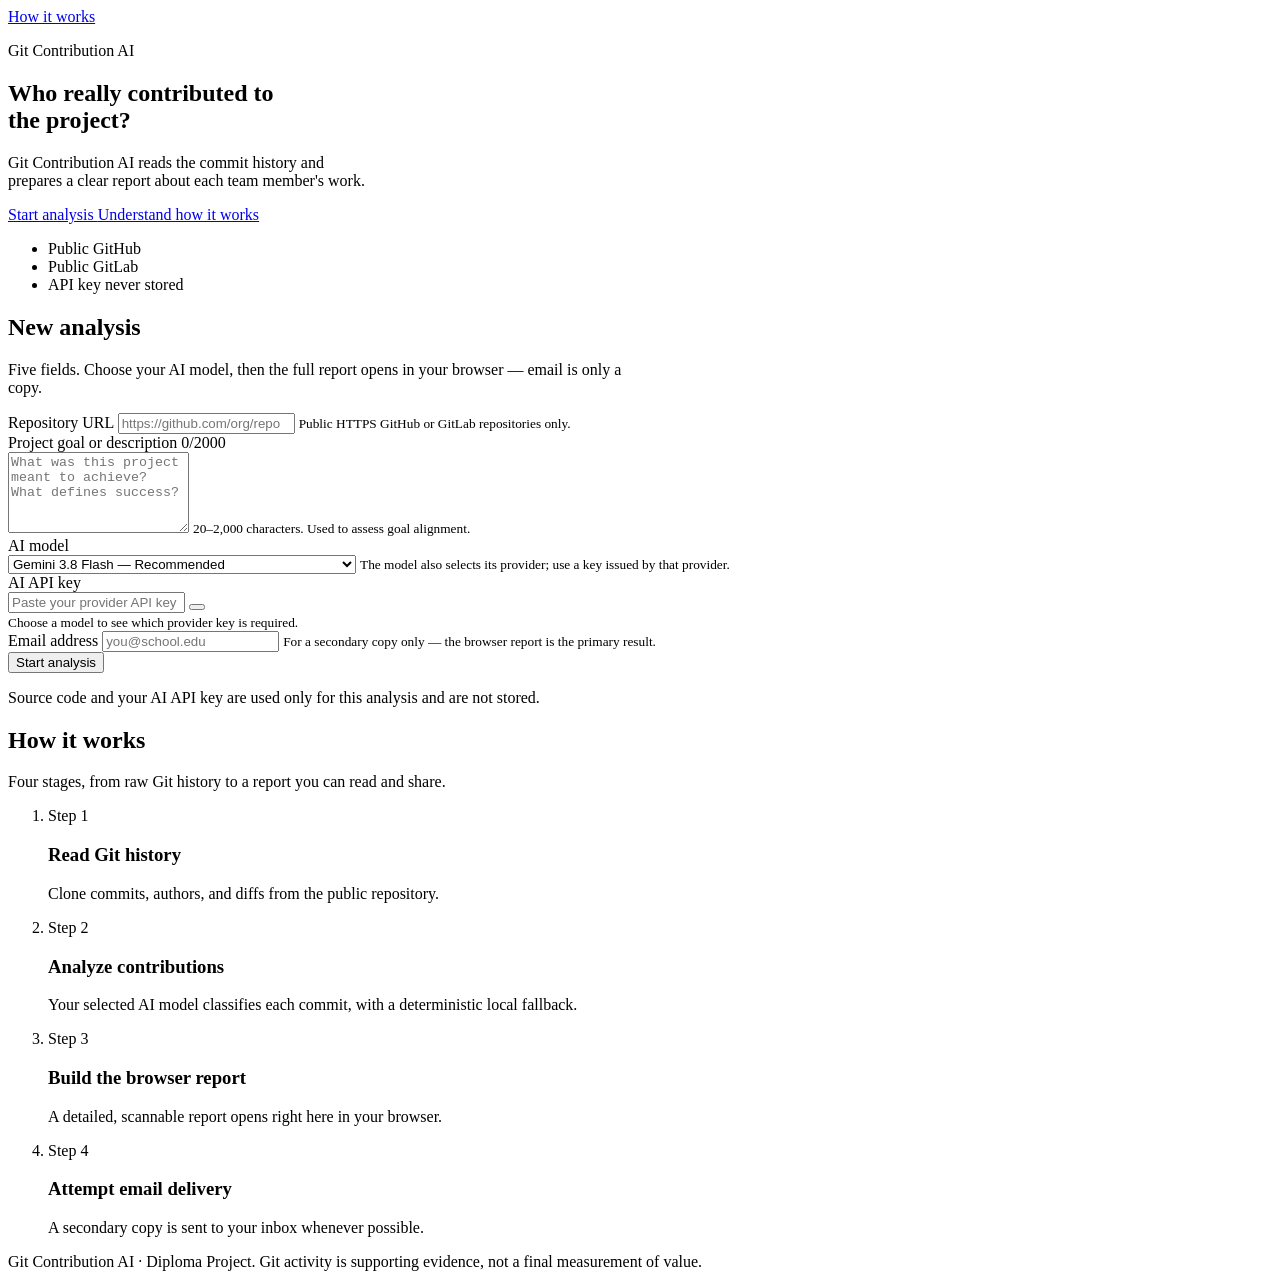
<file: src/main/resources/templates/index.html>
<!DOCTYPE html>
<html lang="en" xmlns:th="http://www.thymeleaf.org">
<head th:replace="~{fragments/browser :: head(~{::title}, '#ffffff')}">
  <title>Git Contribution AI</title>
</head>
<body class="home-body">
<header class="site-header">
  <div class="site-header__inner" data-reveal>
    <a th:replace="~{fragments/browser :: brand}"></a>
    <a class="site-header__link" href="#how-it-works">How it works</a>
  </div>
</header>

<main>
  <section class="home-hero" aria-labelledby="home-title">
    <div class="home-hero__content" data-reveal-group="load">
      <p class="product-kicker">Git Contribution AI</p>
      <h1 id="home-title">Who really contributed to<br>the project?</h1>
      <p class="home-hero__lead">
        Git Contribution AI reads the commit history and<br>
        prepares a clear report about each team member's work.
      </p>

      <nav class="hero-actions" aria-label="Page shortcuts">
        <a href="#new-analysis">Start analysis <i class="bi bi-chevron-right" aria-hidden="true"></i></a>
        <a href="#how-it-works">Understand how it works <i class="bi bi-chevron-right" aria-hidden="true"></i></a>
      </nav>

      <ul class="trust-row" aria-label="Supported repositories and privacy">
        <li><i class="bi bi-github" aria-hidden="true"></i> Public GitHub</li>
        <li><i class="bi bi-gitlab" aria-hidden="true"></i> Public GitLab</li>
        <li><i class="bi bi-shield-check" aria-hidden="true"></i> API key never stored</li>
      </ul>
    </div>
  </section>

  <section id="new-analysis" class="analysis-section" aria-labelledby="analysis-title">
    <div class="section-intro" data-reveal-on-scroll>
      <h2 id="analysis-title">New analysis</h2>
      <p>Five fields. Choose your AI model, then the full report opens in your browser — email is only a<br class="desktop-only"> copy.</p>
    </div>

    <div class="analysis-form-card" data-reveal-on-scroll style="--reveal-delay: 80ms">
      <form id="analysisForm" th:action="@{/analyze}" th:object="${analysisRequest}" method="post"
            data-reveal-group>
        <div class="form-field"
             th:classappend="${#fields.hasErrors('repositoryUrl') ? ' form-field--invalid' : ''}">
          <label for="repositoryUrl">Repository URL</label>
          <input id="repositoryUrl" type="url" th:field="*{repositoryUrl}"
                 placeholder="https://github.com/org/repo" maxlength="300"
                 autocomplete="url" required aria-describedby="repositoryHint repositoryError"
                 th:attr="aria-invalid=${#fields.hasErrors('repositoryUrl')}">
          <small id="repositoryHint" class="field-hint">Public HTTPS GitHub or GitLab repositories only.</small>
          <small id="repositoryError" class="field-error" th:errors="*{repositoryUrl}" role="alert"></small>
        </div>

        <div class="form-field"
             th:classappend="${#fields.hasErrors('projectDescription') ? ' form-field--invalid' : ''}">
          <div class="field-label-row">
            <label for="projectDescription">Project goal or description</label>
            <span id="descriptionCounter">0/2000</span>
          </div>
          <textarea id="projectDescription" th:field="*{projectDescription}" rows="5"
                    minlength="20" maxlength="2000"
                    placeholder="What was this project meant to achieve? What defines success?"
                    required aria-describedby="descriptionHint descriptionCounter descriptionError"
                    th:attr="aria-invalid=${#fields.hasErrors('projectDescription')}"></textarea>
          <small id="descriptionHint" class="field-hint">20–2,000 characters. Used to assess goal alignment.</small>
          <small id="descriptionError" class="field-error" th:errors="*{projectDescription}" role="alert"></small>
        </div>

        <div class="ai-settings-grid" role="group" aria-label="AI provider settings">
          <div class="form-field form-field--model"
               th:classappend="${#fields.hasErrors('aiModel') ? ' form-field--invalid' : ''}">
            <div class="field-label-row">
              <label for="aiModel">AI model</label>
              <span id="selectedProvider" class="provider-chip" hidden aria-live="polite"></span>
            </div>
            <select id="aiModel" th:field="*{aiModel}" required
                    aria-describedby="aiModelHint aiModelError aiCredentialsNotice"
                    th:attr="aria-invalid=${#fields.hasErrors('aiModel')}">
              <option value="" disabled>Choose a provider and model</option>
              <optgroup label="Google Gemini">
                <option value="google::gemini-3.8-flash" data-provider="Google Gemini" data-key-placeholder="AQ…">Gemini 3.8 Flash — Recommended</option>
                <option value="google::gemini-3.7-flash" data-provider="Google Gemini" data-key-placeholder="AQ…">Gemini 3.7 Flash — Popular</option>
                <option value="google::gemini-3.6-flash" data-provider="Google Gemini" data-key-placeholder="AQ…">Gemini 3.6 Flash — Stable</option>
                <option value="google::gemini-3.5-flash-lite" data-provider="Google Gemini" data-key-placeholder="AQ…">Gemini 3.5 Flash Lite — Low cost</option>
                <option value="google::gemini-3.1-pro-preview" data-provider="Google Gemini" data-key-placeholder="AQ…">Gemini 3.1 Pro — Preview</option>
              </optgroup>
              <optgroup label="OpenAI">
                <option value="openai::gpt-6-astra" data-provider="OpenAI" data-key-placeholder="sk-…">GPT-6 Astra — Most advanced Complex reasoning</option>
                <option value="openai::gpt-5.6-sol" data-provider="OpenAI" data-key-placeholder="sk-…">GPT-5.6 Sol — Flagship</option>
                <option value="openai::gpt-5.6-terra" data-provider="OpenAI" data-key-placeholder="sk-…">GPT-5.6 Terra — Recommended</option>
                <option value="openai::gpt-5.6-luna" data-provider="OpenAI" data-key-placeholder="sk-…">GPT-5.6 Luna — Fast</option>
                <option value="openai::gpt-5.5" data-provider="OpenAI" data-key-placeholder="sk-…">GPT-5.5</option>
                <option value="openai::gpt-5.4" data-provider="OpenAI" data-key-placeholder="sk-…">GPT-5.4</option>
                <option value="openai::gpt-5.4-mini" data-provider="OpenAI" data-key-placeholder="sk-…">GPT-5.4 Mini</option>
                <option value="openai::gpt-5.2" data-provider="OpenAI" data-key-placeholder="sk-…">GPT-5.2</option>
                <option value="openai::gpt-5.1" data-provider="OpenAI" data-key-placeholder="sk-…">GPT-5.1</option>
                <option value="openai::gpt-4.1" data-provider="OpenAI" data-key-placeholder="sk-…">GPT-4.1 — Non-reasoning</option>
                <option value="openai::gpt-4o" data-provider="OpenAI" data-key-placeholder="sk-…">GPT-4o</option>
              </optgroup>
              <optgroup label="Anthropic Claude">
                <option value="anthropic::claude-fable-5-1" data-provider="Anthropic Claude" data-key-placeholder="sk-ant-…">Claude Fable 5.1 — Most advanced Deep reasoning</option>
                <option value="anthropic::claude-fable-5" data-provider="Anthropic Claude" data-key-placeholder="sk-ant-…">Claude Fable 5</option>
                <option value="anthropic::claude-opus-5" data-provider="Anthropic Claude" data-key-placeholder="sk-ant-…">Claude Opus 5 — Complex work</option>
                <option value="anthropic::claude-sonnet-5" data-provider="Anthropic Claude" data-key-placeholder="sk-ant-…">Claude Sonnet 5 — Recommended</option>
                <option value="anthropic::claude-opus-4-8" data-provider="Anthropic Claude" data-key-placeholder="sk-ant-…">Claude Opus 4.8</option>
                <option value="anthropic::claude-opus-4-7" data-provider="Anthropic Claude" data-key-placeholder="sk-ant-…">Claude Opus 4.7</option>
                <option value="anthropic::claude-opus-4-6" data-provider="Anthropic Claude" data-key-placeholder="sk-ant-…">Claude Opus 4.6</option>
                <option value="anthropic::claude-sonnet-4-6" data-provider="Anthropic Claude" data-key-placeholder="sk-ant-…">Claude Sonnet 4.6</option>
                <option value="anthropic::claude-opus-4-5-20251101" data-provider="Anthropic Claude" data-key-placeholder="sk-ant-…">Claude Opus 4.5</option>
                <option value="anthropic::claude-sonnet-4-5-20250929" data-provider="Anthropic Claude" data-key-placeholder="sk-ant-…">Claude Sonnet 4.5</option>
                <option value="anthropic::claude-haiku-4-5-20251001" data-provider="Anthropic Claude" data-key-placeholder="sk-ant-…">Claude Haiku 4.5 — Fast</option>
              </optgroup>
              <optgroup label="OpenRouter">
                <option value="openrouter::openrouter/auto" data-provider="OpenRouter" data-key-placeholder="sk-or-v1-…">Auto Router — Recommended</option>
                <option value="openrouter::~openai/gpt-latest" data-provider="OpenRouter" data-key-placeholder="sk-or-v1-…">Latest OpenAI model</option>
                <option value="openrouter::~anthropic/claude-sonnet-latest" data-provider="OpenRouter" data-key-placeholder="sk-or-v1-…">Latest Claude Sonnet</option>
                <option value="openrouter::~google/gemini-flash-latest" data-provider="OpenRouter" data-key-placeholder="sk-or-v1-…">Latest Gemini Flash</option>
                <option value="openrouter::openai/gpt-5.6-luna" data-provider="OpenRouter" data-key-placeholder="sk-or-v1-…">GPT-5.6 Luna — Popular Sep 2026</option>
                <option value="openrouter::z-ai/glm-5.3-flash" data-provider="OpenRouter" data-key-placeholder="sk-or-v1-…">GLM 5.3 Flash — Popular Sep 2026</option>
                <option value="openrouter::deepseek/deepseek-v4-flash-0731" data-provider="OpenRouter" data-key-placeholder="sk-or-v1-…">DeepSeek V4 Flash 0731 — Popular</option>
                <option value="openrouter::tencent/hy4-preview" data-provider="OpenRouter" data-key-placeholder="sk-or-v1-…">Tencent Hy4 — Preview</option>
                <option value="openrouter::xiaomi/mimo-v2.5" data-provider="OpenRouter" data-key-placeholder="sk-or-v1-…">Xiaomi MiMo V2.5</option>
                <option value="openrouter::tencent/hy3" data-provider="OpenRouter" data-key-placeholder="sk-or-v1-…">Tencent Hy3</option>
                <option value="openrouter::deepseek/deepseek-v4-flash" data-provider="OpenRouter" data-key-placeholder="sk-or-v1-…">DeepSeek V4 Flash 0423</option>
                <option value="openrouter::minimax/minimax-m3:free" data-provider="OpenRouter" data-key-placeholder="sk-or-v1-…">MiniMax M3 — Free</option>
                <option value="openrouter::nvidia/nemotron-3-ultra-550b-a55b:free" data-provider="OpenRouter" data-key-placeholder="sk-or-v1-…">Nemotron 3 Ultra — Free</option>
                <option value="openrouter::google/gemini-3.7-flash" data-provider="OpenRouter" data-key-placeholder="sk-or-v1-…">Gemini 3.7 Flash</option>
              </optgroup>
              <optgroup label="xAI">
                <option value="xai::grok-4.6" data-provider="xAI" data-key-placeholder="xai-…">Grok 4.6</option>
              </optgroup>
              <optgroup label="DeepSeek">
                <option value="deepseek::deepseek-v4-pro" data-provider="DeepSeek" data-key-placeholder="sk-…">DeepSeek V4 Pro</option>
                <option value="deepseek::deepseek-v4-flash" data-provider="DeepSeek" data-key-placeholder="sk-…">DeepSeek V4 Flash</option>
              </optgroup>
              <optgroup label="Mistral AI">
                <option value="mistral::mistral-medium-3-5" data-provider="Mistral AI" data-key-placeholder="Mistral API key">Mistral Medium 3.5</option>
                <option value="mistral::mistral-small-2603" data-provider="Mistral AI" data-key-placeholder="Mistral API key">Mistral Small 4</option>
                <option value="mistral::mistral-large-2512" data-provider="Mistral AI" data-key-placeholder="Mistral API key">Mistral Large 3</option>
              </optgroup>
              <optgroup label="Groq">
                <option value="groq::openai/gpt-oss-120b" data-provider="Groq" data-key-placeholder="gsk_…">GPT-OSS 120B on Groq</option>
                <option value="groq::openai/gpt-oss-20b" data-provider="Groq" data-key-placeholder="gsk_…">GPT-OSS 20B on Groq</option>
                <option value="groq::llama-3.3-70b-versatile" data-provider="Groq" data-key-placeholder="gsk_…">Llama 3.3 70B — Production</option>
                <option value="groq::llama-3.1-8b-instant" data-provider="Groq" data-key-placeholder="gsk_…">Llama 3.1 8B — Fast</option>
                <option value="groq::qwen/qwen3.8-27b" data-provider="Groq" data-key-placeholder="gsk_…">Qwen 3.8 27B — Preview</option>
              </optgroup>
              <optgroup label="Together AI">
                <option value="together::openai/gpt-oss-120b" data-provider="Together AI" data-key-placeholder="Together API key">GPT-OSS 120B</option>
                <option value="together::Qwen/Qwen3.8-Flash" data-provider="Together AI" data-key-placeholder="Together API key">Qwen 3.8 Flash</option>
                <option value="together::Qwen/Qwen3.6-Plus" data-provider="Together AI" data-key-placeholder="Together API key">Qwen 3.6 Plus</option>
                <option value="together::moonshotai/Kimi-K3" data-provider="Together AI" data-key-placeholder="Together API key">Kimi K3</option>
                <option value="together::zai-org/GLM-5.3-Flash" data-provider="Together AI" data-key-placeholder="Together API key">GLM 5.3 Flash</option>
                <option value="together::MiniMaxAI/MiniMax-M3" data-provider="Together AI" data-key-placeholder="Together API key">MiniMax M3</option>
                <option value="together::deepseek-ai/DeepSeek-V4-Pro-0813" data-provider="Together AI" data-key-placeholder="Together API key">DeepSeek V4 Pro 0813</option>
              </optgroup>
              <optgroup label="Hugging Face">
                <option value="huggingface::openai/gpt-oss-120b:fastest" data-provider="Hugging Face" data-key-placeholder="hf_…">GPT-OSS 120B — Fastest provider</option>
                <option value="huggingface::zai-org/GLM-5.3" data-provider="Hugging Face" data-key-placeholder="hf_…">GLM 5.3</option>
                <option value="huggingface::zai-org/GLM-5.3-Flash" data-provider="Hugging Face" data-key-placeholder="hf_…">GLM 5.3 Flash</option>
                <option value="huggingface::Qwen/Qwen3-Coder-480B-A35B-Instruct" data-provider="Hugging Face" data-key-placeholder="hf_…">Qwen 3 Coder 480B</option>
                <option value="huggingface::deepseek-ai/DeepSeek-R1" data-provider="Hugging Face" data-key-placeholder="hf_…">DeepSeek R1</option>
              </optgroup>
              <optgroup label="Cerebras">
                <option value="cerebras::gpt-oss-120b" data-provider="Cerebras" data-key-placeholder="csk-…">GPT-OSS 120B on Cerebras</option>
                <option value="cerebras::gemma-4-31b" data-provider="Cerebras" data-key-placeholder="csk-…">Gemma 4 31B on Cerebras</option>
              </optgroup>
            </select>
            <small id="aiModelHint" class="field-hint">The model also selects its provider; use a key issued by that provider.</small>
            <small id="aiModelError" class="field-error" th:errors="*{aiModel}" role="alert"></small>
          </div>

          <div class="form-field form-field--secret"
               th:classappend="${#fields.hasErrors('aiKey') ? ' form-field--invalid' : ''}">
            <label for="aiKey">AI API key</label>
            <div class="secret-input">
              <input id="aiKey" name="aiKey" type="password"
                     placeholder="Paste your provider API key" maxlength="1024"
                     autocomplete="off" autocapitalize="none" spellcheck="false" required
                     aria-describedby="aiKeyHint aiKeyError aiCredentialsNotice"
                     th:attr="aria-invalid=${#fields.hasErrors('aiKey')}">
              <button id="aiKeyVisibility" class="secret-input__toggle" type="button"
                      aria-controls="aiKey" aria-pressed="false" aria-label="Show API key">
                <i class="bi bi-eye" aria-hidden="true"></i>
              </button>
            </div>
            <small id="aiKeyHint" class="field-hint" aria-live="polite">Choose a model to see which provider key is required.</small>
            <small id="aiKeyError" class="field-error" th:errors="*{aiKey}" role="alert"></small>
          </div>
        </div>

        <div class="form-field form-field--email"
             th:classappend="${#fields.hasErrors('email') ? ' form-field--invalid' : ''}">
          <label for="email">Email address</label>
          <input id="email" type="email" th:field="*{email}"
                 placeholder="you@school.edu" autocomplete="email" required
                 aria-describedby="emailHint emailError"
                 th:attr="aria-invalid=${#fields.hasErrors('email')}">
          <small id="emailHint" class="field-hint">For a secondary copy only — the browser report is the primary result.</small>
          <small id="emailError" class="field-error" th:errors="*{email}" role="alert"></small>
        </div>

        <button id="submitButton" class="primary-button" type="submit">Start analysis</button>
        <p id="aiCredentialsNotice" class="privacy-note"><i class="bi bi-lock" aria-hidden="true"></i> Source code and your AI API key are used only for this analysis and are not stored.</p>
      </form>
    </div>
  </section>

  <section id="how-it-works" class="how-section" aria-labelledby="how-title">
    <div class="section-intro" data-reveal-on-scroll>
      <h2 id="how-title">How it works</h2>
      <p>Four stages, from raw Git history to a report you can read and share.</p>
    </div>

    <ol class="how-grid" data-reveal-group>
      <li class="how-card">
        <div class="how-card__step"><i class="bi bi-bezier2" aria-hidden="true"></i><span>Step 1</span></div>
        <h3>Read Git history</h3>
        <p>Clone commits, authors, and diffs from the public repository.</p>
      </li>
      <li class="how-card">
        <div class="how-card__step"><i class="bi bi-cpu" aria-hidden="true"></i><span>Step 2</span></div>
        <h3>Analyze contributions</h3>
        <p>Your selected AI model classifies each commit, with a deterministic local fallback.</p>
      </li>
      <li class="how-card">
        <div class="how-card__step"><i class="bi bi-file-earmark-text" aria-hidden="true"></i><span>Step 3</span></div>
        <h3>Build the browser report</h3>
        <p>A detailed, scannable report opens right here in your browser.</p>
      </li>
      <li class="how-card">
        <div class="how-card__step"><i class="bi bi-envelope" aria-hidden="true"></i><span>Step 4</span></div>
        <h3>Attempt email delivery</h3>
        <p>A secondary copy is sent to your inbox whenever possible.</p>
      </li>
    </ol>
  </section>
</main>

<footer class="site-footer">
  <p data-reveal-on-scroll>Git Contribution AI · Diploma Project. Git activity is supporting evidence, not a final measurement of value.</p>
</footer>

<div id="loadingOverlay" class="loading-overlay" hidden role="status" aria-live="polite">
  <div class="loading-card" data-state-reveal>
    <span class="loading-spinner" aria-hidden="true"></span>
    <h2>Starting analysis</h2>
    <p>Preparing a live progress page for this repository.</p>
  </div>
</div>

<script th:replace="~{fragments/browser :: app-script}"></script>
</body>
</html>
</file>
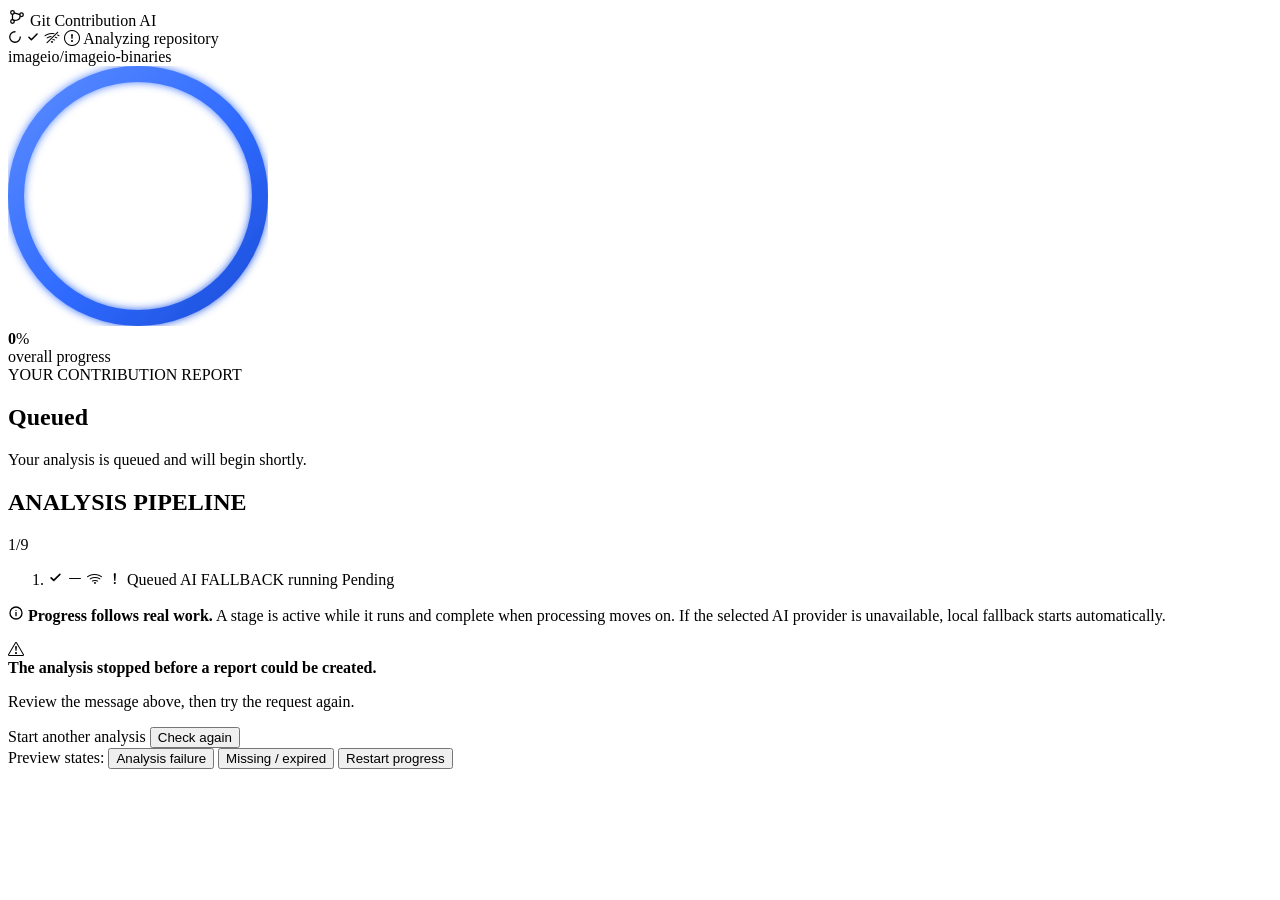
<file: src/main/resources/templates/analysis-progress.html>
<!DOCTYPE html>
<html lang="en" xmlns:th="http://www.thymeleaf.org">
<head>
    <meta charset="UTF-8">
    <meta name="viewport" content="width=device-width, initial-scale=1">
    <meta name="theme-color" content="#fbfcff">
    <title>Analysis progress · Git Contribution AI</title>
    <link rel="preconnect" href="https://fonts.googleapis.com">
    <link rel="preconnect" href="https://fonts.gstatic.com" crossorigin>
    <link rel="stylesheet" href="https://fonts.googleapis.com/css2?family=Inter:wght@400;500;600;700;800&amp;family=JetBrains+Mono:wght@400;500;600&amp;display=swap">
    <link rel="stylesheet" href="https://cdn.jsdelivr.net/npm/bootstrap-icons@1.13.1/font/bootstrap-icons.min.css">
    <link rel="stylesheet" th:href="@{/css/analysis-progress.css(v='3')}">
</head>
<body class="progress-body">
<div class="page">
    <div class="glow glow--left" aria-hidden="true"></div>
    <div class="glow glow--right" aria-hidden="true"></div>
    <header class="header">
        <a class="header__inner" th:href="@{/}" aria-label="Git Contribution AI home">
            <span class="logo" aria-hidden="true">
                <svg width="18" height="18" viewBox="0 0 24 24" fill="none">
                  <circle cx="6" cy="6" r="2.4" stroke="currentColor" stroke-width="1.7" />
                  <circle cx="6" cy="18" r="2.4" stroke="currentColor" stroke-width="1.7" />
                  <circle cx="18" cy="9" r="2.4" stroke="currentColor" stroke-width="1.7" />
                  <path
                          d="M6 8.4v7.2M8.2 6.6l7.6 2.2M8 16.5c6 0 8-1.5 8-5"
                          stroke="currentColor"
                          stroke-width="1.7"
                          stroke-linecap="round"
                  />
                </svg>
            </span>
            <span class="brand">Git Contribution <span class="brand__accent">AI</span></span>
        </a>
    </header>
    <main class="main">
        <section class="progress-experience" data-analysis-progress
                 th:classappend="${presentationJob.status.name() == 'FAILED' ? ' is-failed' : (presentationJob.status.name() == 'COMPLETED' ? ' is-complete' : '')}"
                 th:attr="data-status-url=@{/api/analyses/{id}(id=${job.id})},data-initial-status=${job.status.name()},data-replay-from-start=${replayFromStart},data-report-url=${jobStatus.reportUrl}">
            <div id="previewBadge" class="preview-badge" th:if="${previewMode == true}" hidden>Preview</div>
            <div class="status-row rise" style="animation-delay: 40ms">
                <div id="connectionState" class="pill" aria-live="polite">
                    <span class="pill__icon" aria-hidden="true">
                        <svg class="connection-state__normal spinner" width="14" height="14" viewBox="0 0 24 24" fill="none"><path d="M12 3a9 9 0 1 0 9 9" stroke="currentColor" stroke-width="2.2" stroke-linecap="round"/></svg>
                        <svg class="connection-state__complete check-ok" width="14" height="14" viewBox="0 0 24 24" fill="none"><path d="M5 12.5l4.2 4.2L19 7" stroke="currentColor" stroke-width="2.6" stroke-linecap="round" stroke-linejoin="round"/></svg>
                        <i class="connection-state__reconnect bi bi-wifi-off"></i>
                        <i class="connection-state__failure bi bi-exclamation-circle"></i>
                    </span>
                    <span id="connectionStatus" class="pill__text"
                          th:text="${presentationJob.status.name() == 'FAILED' ? 'Analysis stopped' : (presentationJob.status.name() == 'COMPLETED' ? 'Analysis complete' : 'Analyzing repository')}">Analyzing repository</span>
                </div>
                <span id="repositoryLabel" class="repo" th:text="${job.repositoryLabel}">imageio/imageio-binaries</span>
            </div>
            <div class="hero">
                <div id="progressRing" class="ring rise" style="animation-delay: 120ms"
                     role="progressbar" aria-label="Analysis completion" aria-valuemin="0" aria-valuemax="100"
                     th:attr="aria-valuenow=${presentationJob.progress}" aria-describedby="progressMessage">
                    <div class="ring__plate"></div>
                    <div class="ring__border"></div>
                    <svg class="ring__svg" aria-hidden="true" width="260" height="260" viewBox="0 0 260 260">
                        <defs>
                            <linearGradient id="ringGrad" x1="0" y1="0" x2="1" y2="1">
                                <stop class="ring-gradient-start" offset="0%" stop-color="#5b8bff" />
                                <stop class="ring-gradient-middle" offset="55%" stop-color="#2f6bff" />
                                <stop class="ring-gradient-end" offset="100%" stop-color="#1d4ed8" />
                            </linearGradient>
                            <filter id="glow" x="-30%" y="-30%" width="160%" height="160%">
                                <feGaussianBlur stdDeviation="4" result="b" />
                                <feMerge>
                                    <feMergeNode in="b" />
                                    <feMergeNode in="SourceGraphic" />
                                </feMerge>
                            </filter>
                        </defs>
                        <circle cx="130" cy="130" r="122" fill="none" stroke="#eef1f8" stroke-width="16" />
                        <circle
                                id="ringProgressArc" pathLength="100" stroke-dasharray="100" th:attr="stroke-dashoffset=${100 - presentationJob.progress}"
                                cx="130"
                                cy="130"
                                r="122"
                                fill="none"
                                stroke="url(#ringGrad)"
                                stroke-width="16"
                                stroke-linecap="round"
                                filter="url(#glow)"
                        />
                    </svg>
                    <div class="ring__center">
                        <div class="ring__value"><strong id="progressPercent" th:text="${presentationJob.progress}">0</strong><span class="ring__pct">%</span></div>
                        <span class="ring__label" aria-hidden="true">overall progress</span>
                    </div>
                </div>
                <div class="hero__copy rise" style="animation-delay: 220ms">
                    <span class="eyebrow">YOUR CONTRIBUTION REPORT</span>
                    <h1 id="progressStage" class="title" th:text="${presentationJob.stage.label}">Queued</h1>
                    <p id="progressMessage" class="blurb" aria-live="polite" th:text="${presentationJobStatus.message}">Your analysis is queued and will begin shortly.</p>
                </div>
            </div>
            <section class="card rise" aria-labelledby="analysisPipelineTitle" style="animation-delay: 320ms">
                <div class="card__head">
                    <h2 id="analysisPipelineTitle" class="card__eyebrow">ANALYSIS PIPELINE</h2>
                    <span class="card__count"><span id="pipelineStageNumber" th:text="${presentationJob.stage.ordinal() + 1}">1</span>/9</span>
                </div>
                <div class="stepper-scroll" tabindex="0" role="region" aria-label="Analysis pipeline; scroll to see all nine stages">
                    <div class="stepper">
                        <div class="track" aria-hidden="true"><div id="pipelineTrackFill" class="track__fill" th:style="|width: ${presentationJob.stage.ordinal() * 100.0 / 8}%|"></div></div>
                        <ol class="stage-list" aria-label="Analysis stages">
                            <li class="step" th:each="stage : ${analysisStages}"
                                th:with="stageState=${presentationJobStatus.stageStates.get(stage)}"
                                th:attr="data-stage-name=${stage.name()},data-stage-progress=${stage.progress()},data-stage-label=${stage.label},data-stage-message=${stage.message},aria-current=${stageState.name() == 'ACTIVE' ? 'step' : null}"
                                th:classappend="${(stage.name() == 'COMPLETED' ? ' stage-list__completion' : '') + (stageState.name() == 'COMPLETE' ? ' is-complete' : (stageState.name() == 'ACTIVE' ? ' is-current' : (stageState.name() == 'SKIPPED' ? ' is-skipped' : '')))}">
                                <span class="node" aria-hidden="true">
                                    <svg class="stage-status__check" width="15" height="15" viewBox="0 0 24 24" fill="none"><path d="M5 12.5l4.2 4.2L19 7" stroke="currentColor" stroke-width="2.6" stroke-linecap="round" stroke-linejoin="round"/></svg>
                                    <span class="halo"></span>
                                    <span class="core"><span class="dot"></span></span>
                                    <i class="stage-status__skipped bi bi-dash-lg"></i>
                                    <i class="stage-status__reconnect bi bi-wifi"></i>
                                    <i class="stage-status__failure bi bi-exclamation-lg"></i>
                                </span>
                                <span class="step__label stage-label" th:text="${stage.label}">Queued</span>
                                <span class="stage-badges" aria-hidden="true">
                                    <span class="badges">
                                        <span class="badge badge--ai" th:if="${stage.name() == 'ANALYZING_WITH_AI'}">AI</span>
                                        <span class="badge badge--fallback" th:if="${stage.name() == 'LOCAL_FALLBACK'}">FALLBACK</span>
                                        <span class="badge badge--running">running</span>
                                    </span>
                                </span>
                                <span class="visually-hidden stage-state-label" th:text="${stageState.name() == 'COMPLETE' ? 'Complete' : (stageState.name() == 'ACTIVE' ? 'Active' : (stageState.name() == 'SKIPPED' ? 'Skipped' : 'Pending'))}">Pending</span>
                            </li>
                        </ol>
                    </div>
                </div>
                <p class="note">
                    <svg width="16" height="16" viewBox="0 0 24 24" fill="none" class="note__icon" aria-hidden="true"><circle cx="12" cy="12" r="9" stroke="currentColor" stroke-width="2"/><path d="M12 11v5M12 8h.01" stroke="currentColor" stroke-width="2" stroke-linecap="round"/></svg>
                    <span><strong>Progress follows real work.</strong> A stage is active while it runs and complete when processing moves on. If the selected AI provider is unavailable, local fallback starts automatically.</span>
                </p>
            </section>
            <div id="progressFailure" class="progress-failure" th:hidden="${presentationJob.status.name() != 'FAILED'}"
                 role="alert" data-state-reveal>
                <i class="bi bi-exclamation-triangle" aria-hidden="true"></i>
                <div>
                    <strong>The analysis stopped before a report could be created.</strong>
                    <p>Review the message above, then try the request again.</p>
                    <div class="progress-actions">
                        <a class="primary-link" th:href="@{/}">Start another analysis</a>
                        <button class="secondary-action" type="button" onclick="window.location.reload()">Check again</button>
                    </div>
                </div>
            </div>

            <nav class="progress-preview" aria-label="Preview analysis states"
                 th:if="${previewMode == true and previewChrome == true}">
                <span>Preview states:</span>
                <button type="button" data-progress-preview="failure" aria-pressed="false">Analysis failure</button>
                <button type="button" data-progress-preview="missing" aria-pressed="false">Missing / expired</button>
                <button type="button" data-progress-preview="restart"
                        th:attr="aria-pressed=${previewMode == true}"
                        th:classappend="${previewMode == true ? 'is-selected' : ''}">Restart progress</button>
            </nav>

            <noscript>
                <div class="progress-noscript">
                    JavaScript is required for live updates. Refresh this page to check the latest status.
                </div>
            </noscript>
        </section>
    </main>
</div>
<th:block th:if="${previewMode == true}">
    <script th:replace="~{fragments/browser :: preview-script}"></script>
</th:block>
<script th:replace="~{fragments/browser :: app-script}"></script>
</body>
</html>
</file>
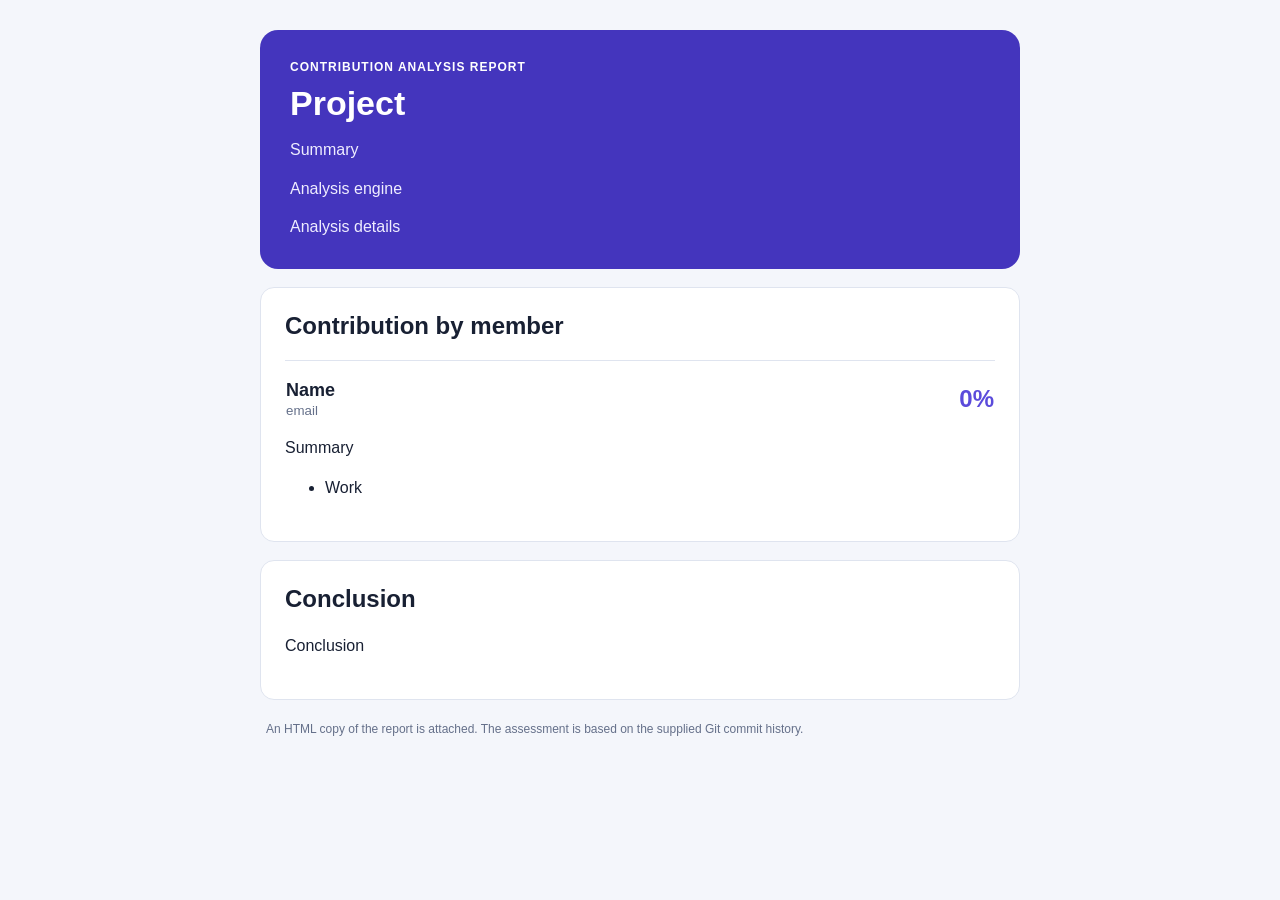
<file: src/main/resources/templates/email-report.html>
<!DOCTYPE html>
<html lang="en" xmlns:th="http://www.thymeleaf.org">
<head>
  <meta charset="UTF-8">
  <title th:text="'Git Contribution AI · ' + ${report.repositoryName}">Git Contribution AI</title>
</head>
<body style="margin:0;padding:0;background:#f4f6fb;color:#182033;font-family:Arial,sans-serif;">
<div style="max-width:760px;margin:0 auto;padding:30px 16px;">
  <div style="padding:30px;border-radius:18px;background:#4435bd;color:white;">
    <p style="margin:0 0 10px;font-size:12px;font-weight:bold;text-transform:uppercase;letter-spacing:1px;"
       th:text="${report.analysisSource.displayName()} + ' Report'">Contribution Analysis Report</p>
    <h1 style="margin:0 0 14px;font-size:34px;" th:text="${report.repositoryName}">Project</h1>
    <p style="margin:0;line-height:1.6;color:#efedff;" th:text="${report.analysis.projectSummary}">Summary</p>
    <p style="margin:14px 0 0;line-height:1.5;color:#efedff;"
       th:text="'Engine: ' + ${report.analysisModel}">Analysis engine</p>
    <p style="margin:14px 0 0;line-height:1.5;color:#efedff;" th:text="${report.analysisNotice}">Analysis details</p>
  </div>

  <div style="margin-top:18px;padding:24px;border:1px solid #dfe4ef;border-radius:14px;background:white;">
    <h2 style="margin-top:0;">Contribution by member</h2>
    <div th:each="contributor : ${report.analysis.contributors}"
         style="margin-top:18px;padding-top:18px;border-top:1px solid #dfe4ef;">
      <table style="width:100%;border-collapse:collapse;">
        <tr>
          <td>
            <strong style="font-size:18px;" th:text="${contributor.name}">Name</strong><br>
            <small style="color:#65708a;" th:text="${contributor.email}">email</small>
          </td>
          <td style="text-align:right;color:#5b4bdb;font-size:24px;font-weight:bold;"
              th:text="${contributor.contributionPercentage} + '%'">0%</td>
        </tr>
      </table>
      <p style="line-height:1.55;" th:text="${contributor.summary}">Summary</p>
      <ul style="line-height:1.55;">
        <li th:each="work : ${contributor.mainWork}" th:text="${work}">Work</li>
      </ul>
    </div>
  </div>

  <div style="margin-top:18px;padding:24px;border:1px solid #dfe4ef;border-radius:14px;background:white;">
    <h2 style="margin-top:0;">Conclusion</h2>
    <p style="line-height:1.6;" th:text="${report.analysis.conclusion}">Conclusion</p>
  </div>

  <p style="margin:20px 6px 0;color:#65708a;font-size:12px;line-height:1.5;">
    An HTML copy of the report is attached. The assessment is based on the supplied Git commit history.
  </p>
</div>
</body>
</html>
</file>
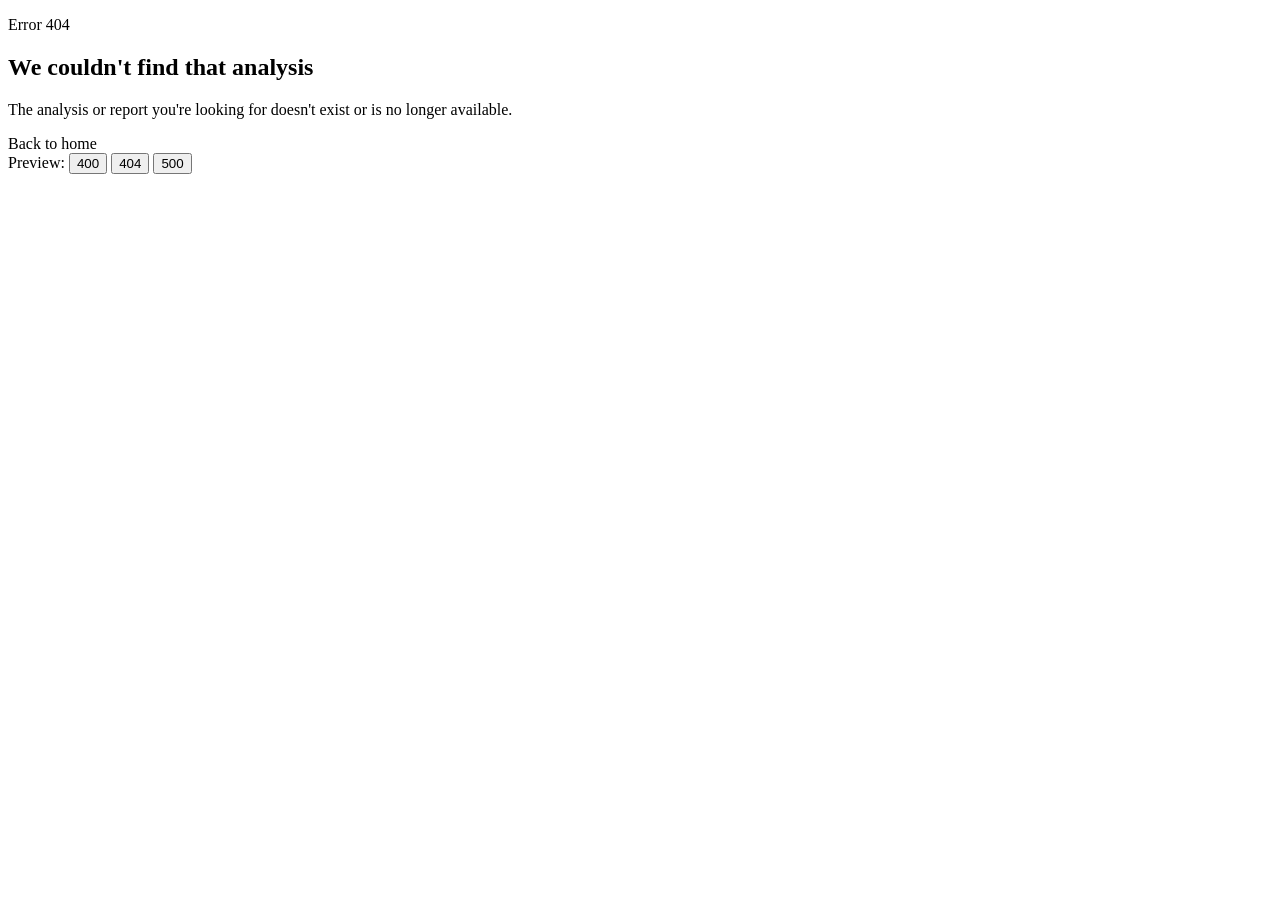
<file: src/main/resources/templates/error-page.html>
<!DOCTYPE html>
<html lang="en" xmlns:th="http://www.thymeleaf.org">
<head th:replace="~{fragments/browser :: head(~{::title}, '#f5f5f7')}">
  <title th:text="${status} + ' · Git Contribution AI'">Error · Git Contribution AI</title>
</head>
<body class="error-body">
<header class="site-header site-header--quiet">
  <div class="site-header__inner site-header__inner--compact" data-reveal>
    <a th:replace="~{fragments/browser :: brand}"></a>
  </div>
</header>

<main class="error-page">
  <section class="error-card" data-error-card data-reveal-group="load" aria-live="polite">
    <p class="error-code">Error <span data-error-status th:text="${status}">404</span></p>
    <div class="error-icon" aria-hidden="true">
            <span class="error-document-icon">
                <i class="bi bi-file-earmark"></i>
                <i class="bi bi-exclamation-lg"></i>
            </span>
    </div>
    <h1 data-error-heading th:text="${errorHeading}">We couldn't find that analysis</h1>
    <p data-error-description th:text="${errorDescription}">
      The analysis or report you're looking for doesn't exist or is no longer available.
    </p>
    <a class="primary-link error-home-link" th:href="@{/}">
      <i class="bi bi-house-door" aria-hidden="true"></i> Back to home
    </a>
  </section>

  <nav class="error-preview" aria-label="Preview error states" th:if="${previewMode == true}"
       data-reveal-on-scroll>
    <span>Preview:</span>
    <button type="button" data-error-preview="400"
            th:attr="aria-pressed=${status == 400}"
            th:classappend="${status == 400 ? 'is-selected' : ''}">400</button>
    <button type="button" data-error-preview="404"
            th:attr="aria-pressed=${status == 404}"
            th:classappend="${status == 404 ? 'is-selected' : ''}">404</button>
    <button type="button" data-error-preview="500"
            th:attr="aria-pressed=${status == 500}"
            th:classappend="${status == 500 ? 'is-selected' : ''}">500</button>
  </nav>
</main>

<th:block th:if="${previewMode == true}">
  <script th:replace="~{fragments/browser :: preview-script}"></script>
</th:block>
<script th:replace="~{fragments/browser :: app-script}"></script>
</body>
</html>
</file>
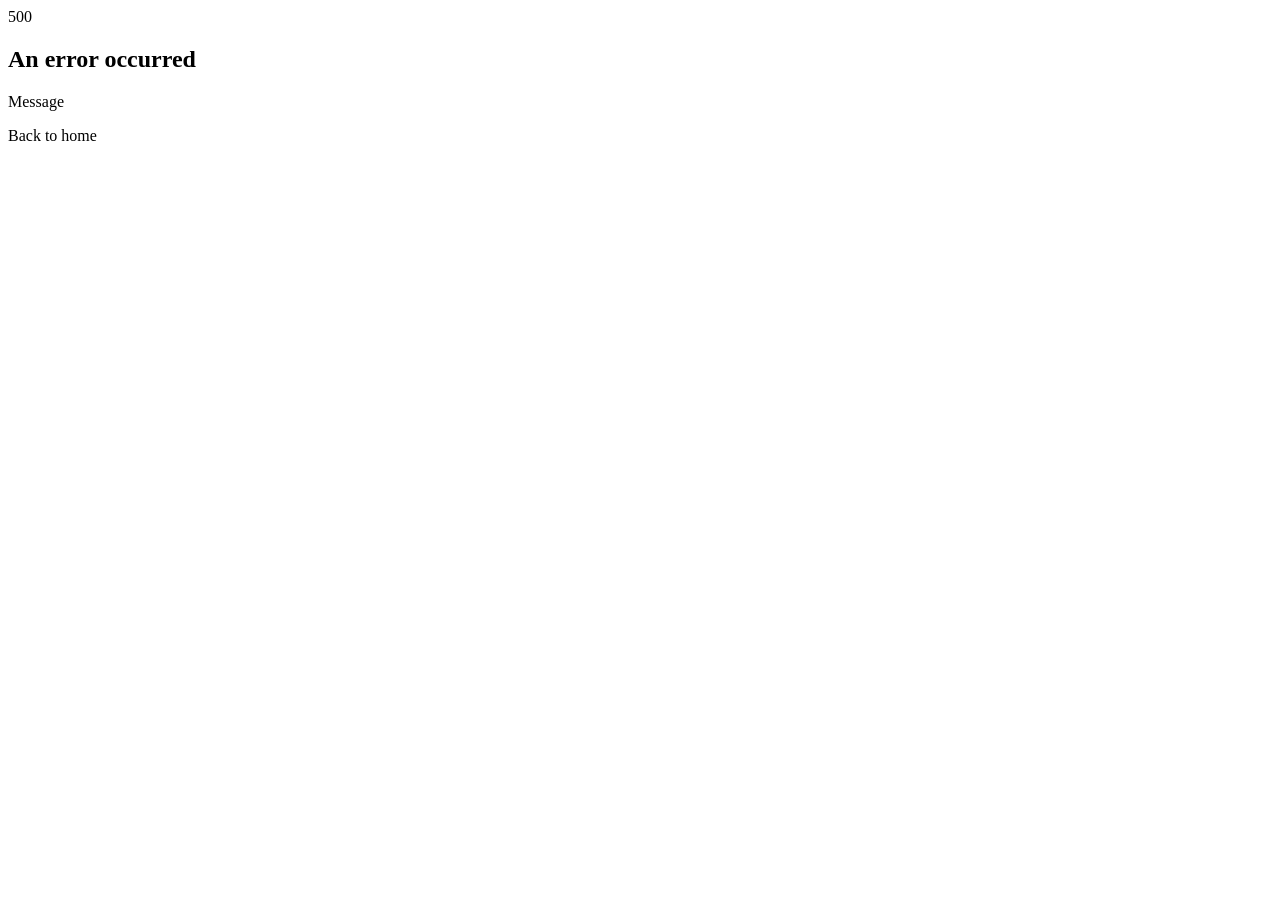
<file: src/main/resources/templates/errror-page.html>
<!DOCTYPE html>
<html lang="en" xmlns:th="http://www.thymeleaf.org">
<head>
  <meta charset="UTF-8">
  <meta name="viewport" content="width=device-width, initial-scale=1">
  <title th:text="${status} + ' · Git Contribution AI'">Error</title>
  <link rel="stylesheet" th:href="@{/css/style.css}">
</head>
<body>
<main class="error-page">
  <section class="error-card">
    <span class="error-code" th:text="${status}">500</span>
    <h1 th:text="${title}">An error occurred</h1>
    <p th:text="${message}">Message</p>
    <a class="primary-link" th:href="@{/}">Back to home</a>
  </section>
</main>
</body>
</html>
</file>
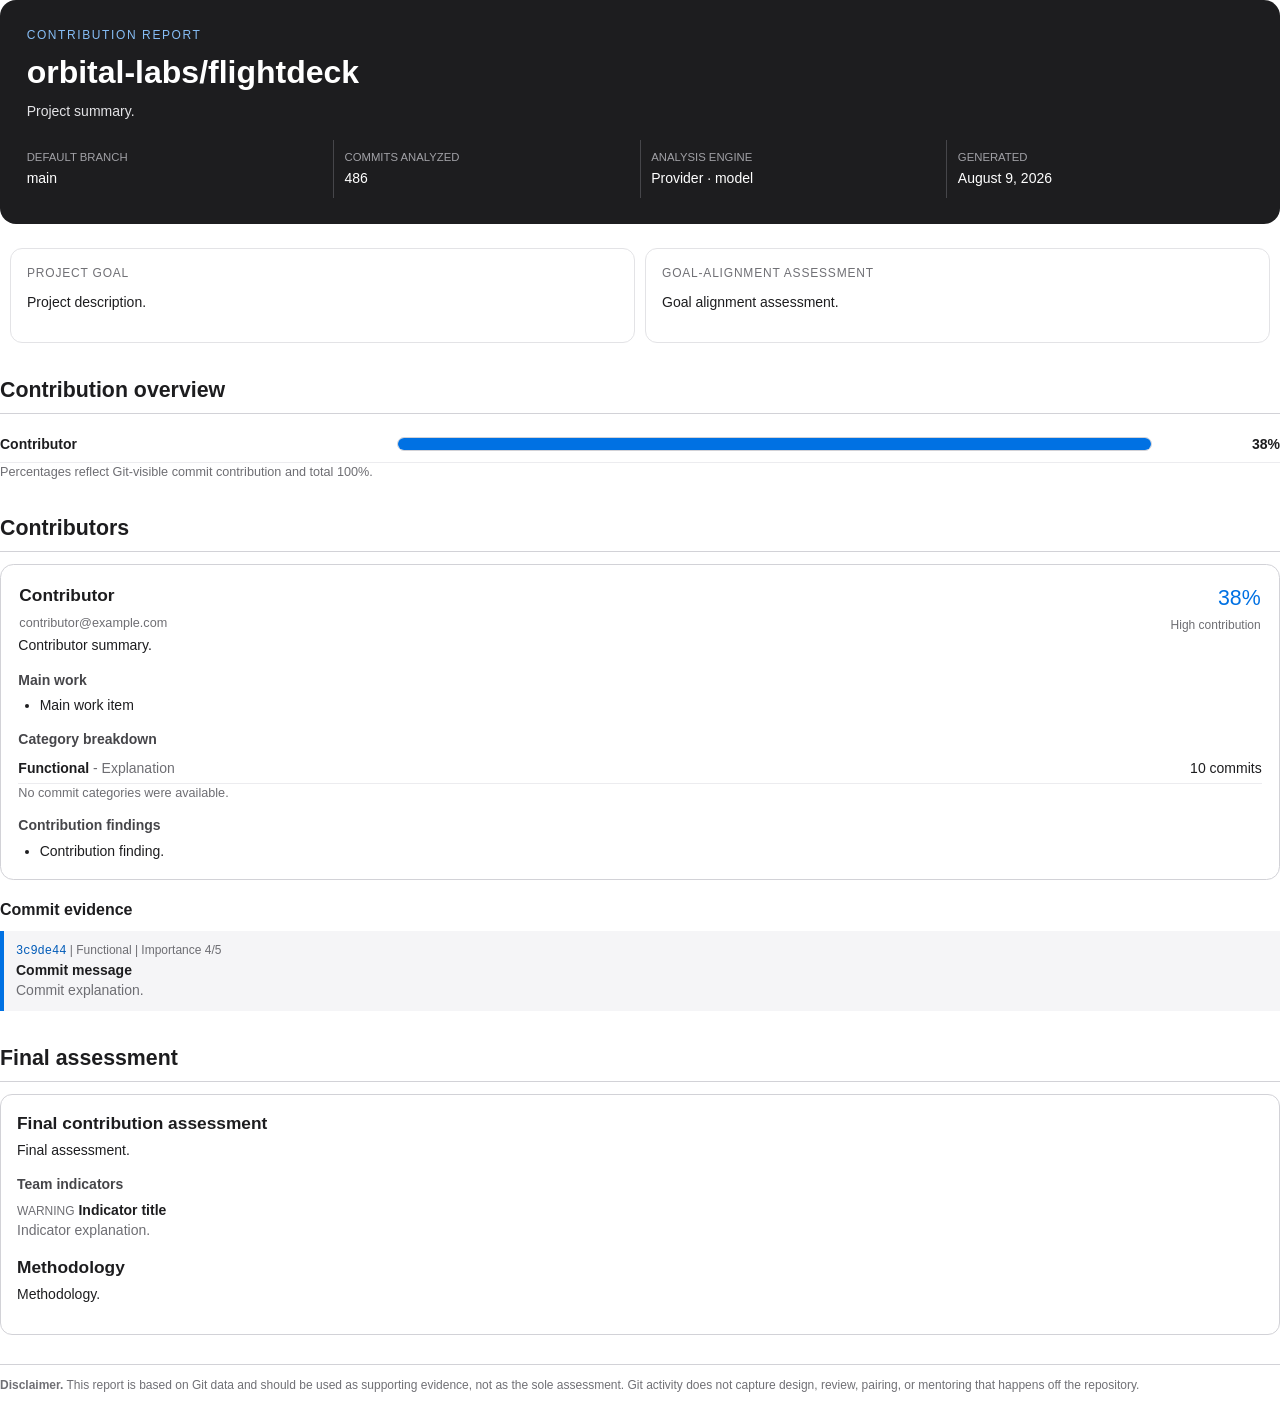
<file: src/main/resources/templates/report-pdf.html>
<!DOCTYPE html>
<html xmlns="http://www.w3.org/1999/xhtml" xmlns:th="http://www.thymeleaf.org" lang="en">
<head>
    <meta http-equiv="Content-Type" content="text/html; charset=UTF-8" />
    <title th:text="'Contribution Report - ' + ${report.repositoryName}">Contribution Report</title>
    <style type="text/css">
        @page {
            size: A4;
            margin: 14mm 13mm 16mm;
            @bottom-center {
                content: "Page " counter(page) " / " counter(pages);
                color: #707075;
                font-size: 8pt;
            }
        }

        * {
            box-sizing: border-box;
        }

        body {
            margin: 0;
            color: #1d1d1f;
            background: #ffffff;
            font-family: "Liberation Sans", sans-serif;
            font-size: 10.5pt;
            line-height: 1.45;
        }

        h1, h2, h3, h4, p, ul, ol, dl {
            margin-top: 0;
        }

        h1 {
            margin-bottom: 8pt;
            font-size: 24pt;
            line-height: 1.1;
        }

        h2 {
            margin: 24pt 0 9pt;
            padding-bottom: 5pt;
            border-bottom: 1px solid #d2d2d7;
            font-size: 16pt;
            page-break-after: avoid;
        }

        h3 {
            margin-bottom: 3pt;
            font-size: 13pt;
        }

        h4 {
            margin: 10pt 0 4pt;
            color: #46464a;
            font-size: 10.5pt;
        }

        .muted {
            color: #6e6e73;
        }

        .small {
            font-size: 9.5pt;
        }

        .report-header {
            padding: 20pt;
            color: #ffffff;
            background: #1d1d1f;
            border-radius: 12pt;
        }

        .kicker {
            margin-bottom: 8pt;
            color: #86bdf5;
            font-size: 9pt;
            letter-spacing: 1.2pt;
            text-transform: uppercase;
        }

        .summary {
            margin: 0;
            color: #e3e3e6;
            font-size: 10.5pt;
        }

        .meta {
            width: 100%;
            margin-top: 14pt;
            border-collapse: collapse;
        }

        .meta td {
            width: 25%;
            padding: 7pt 8pt;
            border-left: 1px solid #46464a;
            vertical-align: top;
        }

        .meta td:first-child {
            border-left: 0;
            padding-left: 0;
        }

        .meta-label {
            display: block;
            margin-bottom: 2pt;
            color: #a1a1a6;
            font-size: 8.5pt;
            text-transform: uppercase;
        }

        .two-column {
            width: 100%;
            margin-top: 18pt;
            border-collapse: separate;
            border-spacing: 8pt 0;
            table-layout: fixed;
        }

        .two-column td {
            width: 50%;
            padding: 12pt;
            border: 1px solid #e3e3e6;
            border-radius: 9pt;
            vertical-align: top;
        }

        .eyebrow {
            margin-bottom: 7pt;
            color: #707075;
            font-size: 9pt;
            letter-spacing: 0.6pt;
            text-transform: uppercase;
        }

        .overview {
            width: 100%;
            border-collapse: collapse;
        }

        .overview td {
            padding: 6pt 0;
            border-bottom: 1px solid #ececef;
            vertical-align: middle;
        }

        .overview .name {
            width: 31%;
            padding-right: 10pt;
        }

        .overview .bar-cell {
            width: 59%;
        }

        .overview .percentage {
            width: 10%;
            text-align: right;
        }

        .bar-track {
            width: 100%;
            height: 10pt;
            overflow: hidden;
            border: 1px solid #d2d2d7;
            border-radius: 6pt;
            background: #f5f5f7;
        }

        .bar-fill {
            height: 10pt;
            background: #0071e3;
        }

        .contributor {
            margin: 0 0 13pt;
            padding: 13pt;
            border: 1px solid #d2d2d7;
            border-radius: 10pt;
            page-break-inside: avoid;
        }

        .contributor-heading {
            width: 100%;
            border-collapse: collapse;
        }

        .contributor-heading td {
            vertical-align: top;
        }

        .contributor-heading .score {
            width: 28%;
            color: #0071e3;
            font-size: 16pt;
            text-align: right;
        }

        .level {
            display: block;
            margin-top: 2pt;
            color: #6e6e73;
            font-size: 9pt;
        }

        .work-list,
        .risk-list,
        .indicator-list {
            margin-bottom: 0;
            padding-left: 16pt;
        }

        .category-table {
            width: 100%;
            border-collapse: collapse;
        }

        .category-table td {
            padding: 3pt 0;
            border-bottom: 1px solid #ececef;
        }

        .category-table .category-count {
            width: 18%;
            text-align: right;
        }

        .commit-group {
            margin: 0 0 18pt;
        }

        .commit-group-title {
            margin: 14pt 0 7pt;
            font-size: 12pt;
            page-break-after: avoid;
        }

        .commit {
            margin-bottom: 7pt;
            padding: 8pt 9pt;
            border-left: 3pt solid #0071e3;
            background: #f5f5f7;
            page-break-inside: avoid;
        }

        .commit p {
            margin-bottom: 0;
        }

        .commit-meta {
            margin-bottom: 3pt;
            color: #6e6e73;
            font-size: 9pt;
        }

        .commit-hash {
            color: #005bb8;
            font-family: monospace;
        }

        .assessment {
            padding: 12pt;
            border: 1px solid #d2d2d7;
            border-radius: 9pt;
            page-break-inside: avoid;
        }

        .indicator {
            margin-bottom: 7pt;
        }

        .indicator-severity {
            color: #6e6e73;
            font-size: 9pt;
            text-transform: uppercase;
        }

        .disclaimer {
            margin-top: 22pt;
            padding-top: 9pt;
            color: #707075;
            border-top: 1px solid #d2d2d7;
            font-size: 9pt;
        }
    </style>
</head>
<body>
<div class="report-header">
    <p class="kicker">Contribution Report</p>
    <h1 th:text="${report.repositoryName}">orbital-labs/flightdeck</h1>
    <p class="summary" th:text="${report.analysis.projectSummary}">Project summary.</p>
    <table class="meta">
        <tr>
            <td>
                <span class="meta-label">Default branch</span>
                <span th:text="${report.defaultBranch}">main</span>
            </td>
            <td>
                <span class="meta-label">Commits analyzed</span>
                <span th:text="${report.analyzedCommitCount}">486</span>
            </td>
            <td>
                <span class="meta-label">Analysis engine</span>
                <span th:text="${report.analysisModel}">Provider · model</span>
            </td>
            <td>
                <span class="meta-label">Generated</span>
                <span th:text="${#temporals.format(report.generatedAt, 'MMMM d, yyyy')}">August 9, 2026</span>
            </td>
        </tr>
    </table>
</div>

<table class="two-column">
    <tr>
        <td>
            <p class="eyebrow">Project goal</p>
            <p th:text="${report.projectDescription}">Project description.</p>
        </td>
        <td>
            <p class="eyebrow">Goal-alignment assessment</p>
            <p th:text="${report.analysis.goalAlignment}">Goal alignment assessment.</p>
        </td>
    </tr>
</table>

<h2>Contribution overview</h2>
<table class="overview">
    <tr th:each="contributor : ${report.analysis.contributors}">
        <td class="name"><strong th:text="${contributor.name}">Contributor</strong></td>
        <td class="bar-cell">
            <div class="bar-track">
                <div class="bar-fill" th:style="|width: ${contributor.contributionPercentage}%;|"></div>
            </div>
        </td>
        <td class="percentage"><strong th:text="${contributor.contributionPercentage} + '%'">38%</strong></td>
    </tr>
</table>
<p class="muted small">Percentages reflect Git-visible commit contribution and total 100%.</p>

<h2>Contributors</h2>
<div th:each="contributor : ${report.analysis.contributors}">
    <div class="contributor">
        <table class="contributor-heading">
            <tr>
                <td>
                    <h3 th:text="${contributor.name}">Contributor</h3>
                    <span class="muted small" th:text="${contributor.email}">contributor@example.com</span>
                </td>
                <td class="score">
                    <span th:text="${contributor.contributionPercentage} + '%'">38%</span>
                    <span class="level" th:text="${contributor.contributionLevel.displayName()} + ' contribution'">High contribution</span>
                </td>
            </tr>
        </table>

        <p th:text="${contributor.summary}">Contributor summary.</p>

        <h4>Main work</h4>
        <ul class="work-list">
            <li th:each="work : ${contributor.mainWork}" th:text="${work}">Main work item</li>
        </ul>

        <h4>Category breakdown</h4>
        <table class="category-table" th:if="${!contributor.categorySummary.isEmpty()}">
            <tr th:each="category : ${contributor.categorySummary}">
                <td>
                    <strong th:text="${category.category.displayName()}">Functional</strong>
                    <span class="muted" th:text="' - ' + ${category.explanation}"> - Explanation</span>
                </td>
                <td class="category-count" th:text="${category.commitCount} + ' commits'">10 commits</td>
            </tr>
        </table>
        <p class="muted small" th:if="${contributor.categorySummary.isEmpty()}">No commit categories were available.</p>

        <div th:if="${!contributor.riskFlags.isEmpty()}">
            <h4>Contribution findings</h4>
            <ul class="risk-list">
                <li th:each="riskFlag : ${contributor.riskFlags}" th:text="${riskFlag}">Contribution finding.</li>
            </ul>
        </div>
    </div>

    <div class="commit-group" th:if="${!contributor.commitAnalyses.isEmpty()}">
        <h3 class="commit-group-title" th:text="'Commit evidence - ' + ${contributor.name}">Commit evidence</h3>
        <div class="commit" th:each="commit : ${contributor.commitAnalyses}">
            <p class="commit-meta">
                <span class="commit-hash" th:text="${#strings.substring(commit.hash, 0, 7)}">3c9de44</span>
                <span th:text="' | ' + ${commit.category.displayName()} + ' | Importance ' + ${commit.importance} + '/5'"> | Functional | Importance 4/5</span>
            </p>
            <p><strong th:text="${commit.message}">Commit message</strong></p>
            <p class="muted" th:text="${commit.explanation}">Commit explanation.</p>
        </div>
    </div>
</div>

<h2>Final assessment</h2>
<div class="assessment">
    <h3>Final contribution assessment</h3>
    <p th:text="${report.analysis.conclusion}">Final assessment.</p>

    <div th:if="${!report.analysis.teamIndicators.isEmpty()}">
        <h4>Team indicators</h4>
        <div class="indicator" th:each="indicator : ${report.analysis.teamIndicators}">
            <span class="indicator-severity" th:text="${indicator.severity.displayName()}">Warning</span>
            <strong th:text="${indicator.title}">Indicator title</strong>
            <p class="muted" th:text="${indicator.explanation}">Indicator explanation.</p>
        </div>
    </div>

    <h3>Methodology</h3>
    <p th:text="${report.analysis.methodology}">Methodology.</p>
</div>

<p class="disclaimer"><strong>Disclaimer.</strong> This report is based on Git data and should be used as supporting evidence, not as the sole assessment. Git activity does not capture design, review, pairing, or mentoring that happens off the repository.</p>
</body>
</html>
</file>
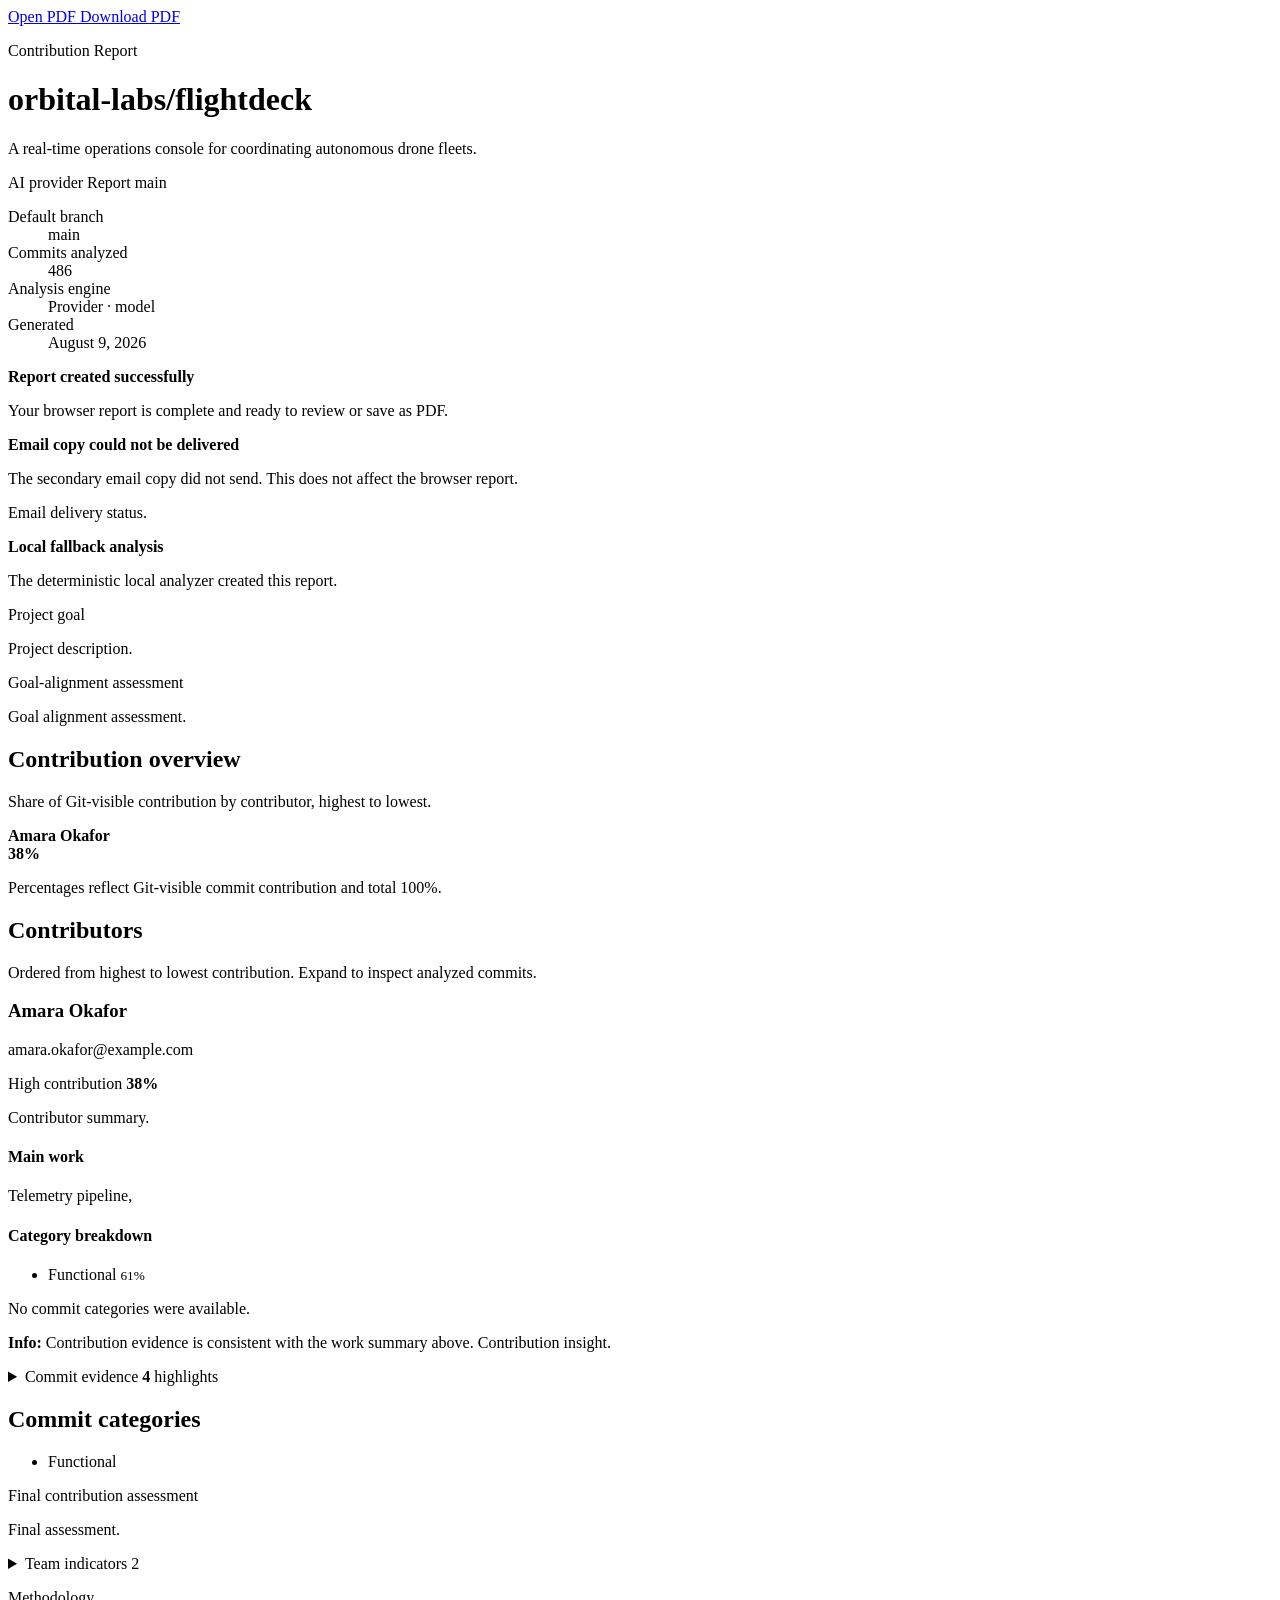
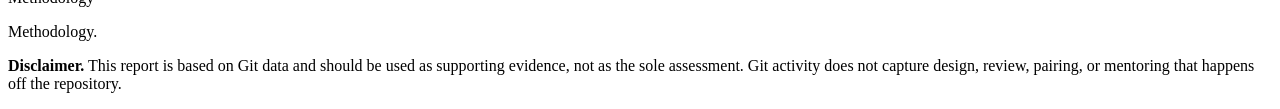
<file: src/main/resources/templates/report.html>
<!DOCTYPE html>
<html lang="en" xmlns:th="http://www.thymeleaf.org">
<head th:replace="~{fragments/browser :: head(~{::title}, '#f5f5f7')}">
    <title th:text="'Report · ' + ${report.repositoryName}">Contribution Report</title>
</head>
<body class="report-body">
<header class="site-header site-header--quiet no-print">
    <div class="site-header__inner" data-reveal>
        <a th:replace="~{fragments/browser :: brand}"></a>
        <nav class="report-actions report-actions--header no-print" aria-label="PDF report actions">
            <a class="report-action report-action--open"
               href="/reports/00000000-0000-0000-0000-000000000000/pdf"
               th:href="${reportPdfUrl}"
               target="_blank"
               rel="noopener"
               aria-label="Open report PDF in a new tab">
                <i class="bi bi-file-earmark-pdf" aria-hidden="true"></i>
                <span>Open PDF</span>
            </a>
            <a class="report-action report-action--download"
               href="/reports/00000000-0000-0000-0000-000000000000/pdf?download=true"
               th:href="${reportPdfDownloadUrl}"
               download
               aria-label="Download report PDF">
                <i class="bi bi-download" aria-hidden="true"></i>
                <span>Download PDF</span>
            </a>
        </nav>
    </div>
</header>

<main class="report-shell">
    <header class="report-header" data-reveal-group="load">
        <p class="report-kicker">Contribution Report</p>
        <h1 th:text="${report.repositoryName}">orbital-labs/flightdeck</h1>
        <p class="report-summary" th:text="${report.analysis.projectSummary}">
            A real-time operations console for coordinating autonomous drone fleets.
        </p>

        <div class="report-badges">
            <span class="report-badge report-badge--source">
                <i class="bi bi-stars" aria-hidden="true"></i>
                <span th:text="${report.analysisSource.displayName()} + ' Report'">AI provider Report</span>
            </span>
            <span class="report-badge report-badge--branch">
                <i class="bi bi-bezier2" aria-hidden="true"></i>
                <span th:text="${report.defaultBranch}">main</span>
            </span>
        </div>

        <dl class="report-meta">
            <div>
                <dt>Default branch</dt>
                <dd th:text="${report.defaultBranch}">main</dd>
            </div>
            <div>
                <dt>Commits analyzed</dt>
                <dd th:text="${report.analyzedCommitCount}">486</dd>
            </div>
            <div>
                <dt>Analysis engine</dt>
                <dd th:text="${report.analysisModel}">Provider · model</dd>
            </div>
            <div>
                <dt>Generated</dt>
                <dd th:text="${#temporals.format(report.generatedAt, 'MMMM d, yyyy')}">August 9, 2026</dd>
            </div>
        </dl>
    </header>

    <section class="report-notices no-print" aria-label="Report delivery status" data-reveal-group>
        <div class="report-alert report-alert--success" th:if="${newReport}">
            <i class="bi bi-check-circle" aria-hidden="true"></i>
            <div>
                <strong>Report created successfully</strong>
                <p>Your browser report is complete and ready to review or save as PDF.</p>
            </div>
        </div>

        <div class="report-alert report-alert--warning"
             th:if="${newReport and report.emailDelivery.status.name() != 'SENT'}">
            <i class="bi bi-exclamation-triangle" aria-hidden="true"></i>
            <div>
                <strong>Email copy could not be delivered</strong>
                <p th:text="${report.emailDelivery.message}">The secondary email copy did not send. This does not affect the browser report.</p>
            </div>
        </div>

        <div class="report-alert delivery-note" th:unless="${newReport}"
             th:classappend="${report.emailDelivery.status.cssClass()}">
            <i class="bi bi-info-circle" aria-hidden="true"></i>
            <div><p th:text="${report.emailDelivery.message}">Email delivery status.</p></div>
        </div>

        <div class="report-alert report-alert--info" th:if="${report.analysisSource.name() == 'LOCAL_FALLBACK'}">
            <i class="bi bi-info-circle" aria-hidden="true"></i>
            <div>
                <strong>Local fallback analysis</strong>
                <p th:text="${report.analysisNotice}">The deterministic local analyzer created this report.</p>
            </div>
        </div>
    </section>

    <section class="report-section report-goal-grid" data-reveal-group>
        <article class="report-card">
            <p class="report-eyebrow">Project goal</p>
            <p th:text="${report.projectDescription}">Project description.</p>
        </article>
        <article class="report-card">
            <p class="report-eyebrow">Goal-alignment assessment</p>
            <p th:text="${report.analysis.goalAlignment}">Goal alignment assessment.</p>
        </article>
    </section>

    <section class="report-section contribution-overview" aria-labelledby="overview-title" data-reveal-on-scroll>
        <div class="report-section-heading">
            <h2 id="overview-title">Contribution overview</h2>
            <p>Share of Git-visible contribution by contributor, highest to lowest.</p>
        </div>

        <div class="overview-card" data-reveal-group>
            <div class="overview-row" th:each="contributor, contributorStat : ${report.analysis.contributors}"
                 th:classappend="${#strings.toLowerCase(contributor.contributionLevel.name())}"
                 th:style="|--contributor-hue: ${210 + contributorStat.index * 137.508}deg|">
                <strong th:text="${contributor.name}">Amara Okafor</strong>
                <div class="overview-track" aria-hidden="true">
                    <span th:style="|width: ${contributor.contributionPercentage}%|"></span>
                </div>
                <b th:text="${contributor.contributionPercentage} + '%'">38%</b>
            </div>
            <p class="overview-note">Percentages reflect Git-visible commit contribution and total 100%.</p>
        </div>
    </section>

    <section class="report-section contributors-section" aria-labelledby="contributors-title">
        <div class="report-section-heading" data-reveal-on-scroll>
            <h2 id="contributors-title">Contributors</h2>
            <p>Ordered from highest to lowest contribution. Expand to inspect analyzed commits.</p>
        </div>

        <article class="contributor-card" th:each="contributor, contributorStat : ${report.analysis.contributors}"
                 data-reveal-on-scroll
                 th:classappend="${#strings.toLowerCase(contributor.contributionLevel.name())}"
                 th:style="|--contributor-hue: ${210 + contributorStat.index * 137.508}deg|">
            <div class="contributor-main">
                <div class="contributor-top">
                    <div>
                        <h3 th:text="${contributor.name}">Amara Okafor</h3>
                        <p class="contributor-email" th:text="${contributor.email}">amara.okafor@example.com</p>
                    </div>
                    <div class="contributor-score">
                        <span th:text="${contributor.contributionLevel.displayName()} + ' contribution'">High contribution</span>
                        <strong th:text="${contributor.contributionPercentage} + '%'">38%</strong>
                    </div>
                </div>

                <div class="contributor-share-track" aria-hidden="true">
                    <span th:style="|width: ${contributor.contributionPercentage}%|"></span>
                </div>

                <p class="contributor-summary" th:text="${contributor.summary}">Contributor summary.</p>

                <div class="contributor-grid">
                    <div class="main-work">
                        <h4>Main work</h4>
                        <p>
                            <span th:each="work, workStat : ${contributor.mainWork}"
                                  th:text="${work + (workStat.last ? '' : ', ')}">Telemetry pipeline, </span>
                        </p>
                    </div>

                    <div class="category-breakdown" th:with="totalCommits=${contributor.categoryCommitCount()}">
                        <h4>Category breakdown</h4>
                        <div class="category-stack" th:if="${totalCommits > 0}" aria-hidden="true">
                            <span class="category-segment" th:each="category : ${contributor.categorySummary}"
                                  th:classappend="${category.category.cssClass()}"
                                  th:style="${'--segment-size: ' + (category.commitCount * 100.0 / totalCommits) + '%'}"></span>
                        </div>
                        <ul class="category-inline-legend" th:if="${totalCommits > 0}">
                            <li th:each="category : ${contributor.categorySummary}"
                                th:classappend="${category.category.cssClass()}"
                                th:attr="aria-label=|${category.category.displayName()}: ${#numbers.formatDecimal(category.commitCount * 100.0 / totalCommits, 1, 0)}%. ${category.explanation}|">
                                <span th:text="${category.category.displayName()}">Functional</span>
                                <small th:text="${#numbers.formatDecimal(category.commitCount * 100.0 / totalCommits, 1, 0)} + '%'">61%</small>
                            </li>
                        </ul>
                        <p class="empty-categories" th:if="${totalCommits == 0}">No commit categories were available.</p>
                    </div>
                </div>

                <div class="contribution-note" th:classappend="${#strings.toLowerCase(contributor.contributionLevel.name())}">
                    <i class="bi" aria-hidden="true"
                       th:classappend="${contributor.contributionLevel.name() == 'HIGH' ? ' bi-info-circle' : (contributor.contributionLevel.name() == 'MEDIUM' ? ' bi-exclamation-triangle' : ' bi-exclamation-circle')}"></i>
                    <p>
                        <strong th:text="${contributor.contributionLevel.name() == 'HIGH' ? 'Info:' : (contributor.contributionLevel.name() == 'MEDIUM' ? 'Warning:' : 'Critical:')}">Info:</strong>
                        <span th:if="${contributor.riskFlags.isEmpty()}">Contribution evidence is consistent with the work summary above.</span>
                        <span th:each="riskFlag, riskFlagStat : ${contributor.riskFlags}"
                              th:text="${riskFlag + (riskFlagStat.last ? '' : ' ')}">Contribution insight.</span>
                    </p>
                </div>
            </div>

            <details class="commit-details" th:attr="open=${contributorStat.index == 2 ? 'open' : null}">
                <summary>
                    <span>Commit evidence</span>
                    <span class="commit-count">
                        <b th:text="${contributor.featuredCommitCount()}">4</b>
                        <span th:text="${contributor.featuredCommitCount() == 1 ? 'highlight' : 'highlights'}">highlights</span>
                    </span>
                    <i class="bi bi-chevron-down" aria-hidden="true"></i>
                </summary>
                <div class="commit-list">
                    <th:block th:replace="~{fragments/report :: commitRows(${contributor.featuredCommitAnalyses()})}"></th:block>
                    <details class="commit-supplementary"
                             th:if="${previewMode != true && !contributor.remainingCommitAnalyses().isEmpty()}">
                        <summary>
                            <span>View <b th:text="${contributor.remainingCommitAnalyses().size()}">12</b> more analyzed commits</span>
                            <i class="bi bi-chevron-down" aria-hidden="true"></i>
                        </summary>
                        <th:block th:replace="~{fragments/report :: commitRows(${contributor.remainingCommitAnalyses()})}"></th:block>
                    </details>
                </div>
            </details>
        </article>
    </section>

    <section class="report-section category-key" aria-labelledby="category-key-title" data-reveal-on-scroll>
        <h2 id="category-key-title">Commit categories</h2>
        <ul data-reveal-group>
            <li th:each="category : ${commitCategories}" th:classappend="${category.cssClass()}">
                <span th:text="${category.displayName()}">Functional</span>
            </li>
        </ul>
    </section>

    <section class="report-section final-grid" data-reveal-group>
        <article class="report-card">
            <p class="report-eyebrow">Final contribution assessment</p>
            <p th:text="${report.analysis.conclusion}">Final assessment.</p>
            <details class="team-indicators" th:if="${!report.analysis.teamIndicators.isEmpty()}">
                <summary aria-label="Show team indicators">
                    <i class="bi bi-people" aria-hidden="true"></i>
                    Team indicators
                    <span th:text="${report.analysis.teamIndicators.size()}">2</span>
                </summary>
                <ul>
                    <li th:each="indicator : ${report.analysis.teamIndicators}"
                        th:classappend="${#strings.toLowerCase(indicator.severity.name())}">
                        <span class="indicator-severity" th:text="${indicator.severity.displayName()}">Warning</span>
                        <strong th:text="${indicator.title}">Indicator title</strong>
                        <p th:text="${indicator.explanation}">Indicator explanation.</p>
                    </li>
                </ul>
            </details>
        </article>
        <article class="report-card">
            <p class="report-eyebrow">Methodology</p>
            <p th:text="${report.analysis.methodology}">Methodology.</p>
        </article>
    </section>

    <aside class="report-disclaimer" data-reveal-on-scroll>
        <i class="bi bi-info-circle" aria-hidden="true"></i>
        <p><strong>Disclaimer.</strong> This report is based on Git data and should be used as supporting evidence, not as the sole assessment. Git activity does not capture design, review, pairing, or mentoring that happens off the repository.</p>
    </aside>
</main>
<script th:replace="~{fragments/browser :: app-script}"></script>
</body>
</html>
</file>
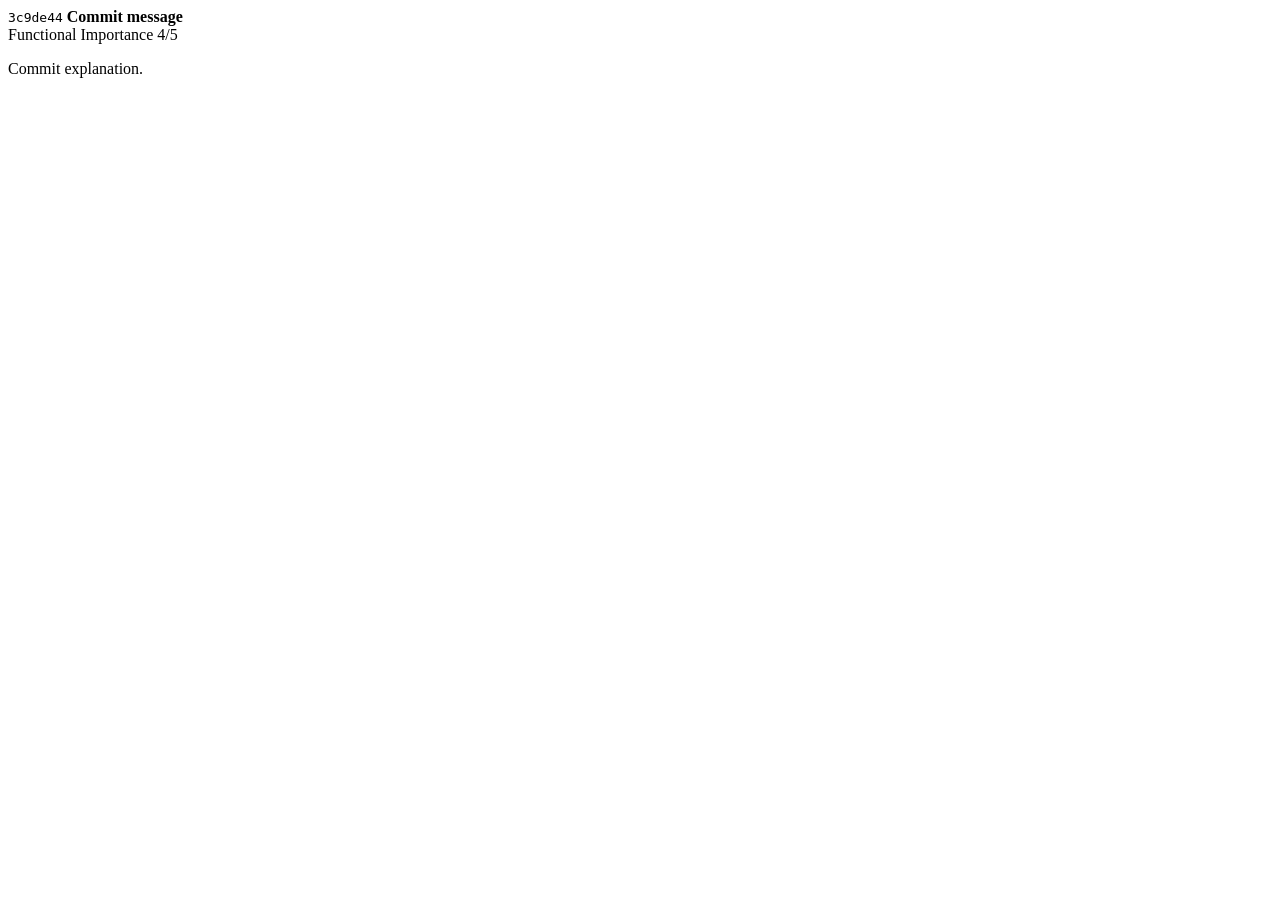
<file: src/main/resources/templates/fragments/report.html>
<!DOCTYPE html>
<html lang="en" xmlns:th="http://www.thymeleaf.org">
<body>
<th:block th:fragment="commitRows(commits)">
    <article class="commit-row" th:each="commit : ${commits}">
        <div class="commit-title">
            <code th:text="${#strings.substring(commit.hash, 0, 7)}">3c9de44</code>
            <strong th:text="${commit.message}">Commit message</strong>
        </div>
        <div class="commit-meta">
            <span class="commit-category" th:classappend="${commit.category.cssClass()}"
                  th:text="${commit.category.displayName()}">Functional</span>
            <span>Importance</span>
            <span class="importance-dots" th:attr="aria-label=|Importance ${commit.importance} out of 5|">
                <i th:each="point : ${#numbers.sequence(1, 5)}"
                   th:classappend="${point <= commit.importance ? ' is-active' : ''}"></i>
            </span>
            <span th:text="${commit.importance} + '/5'">4/5</span>
        </div>
        <p th:text="${commit.explanation}">Commit explanation.</p>
    </article>
</th:block>
</body>
</html>
</file>
